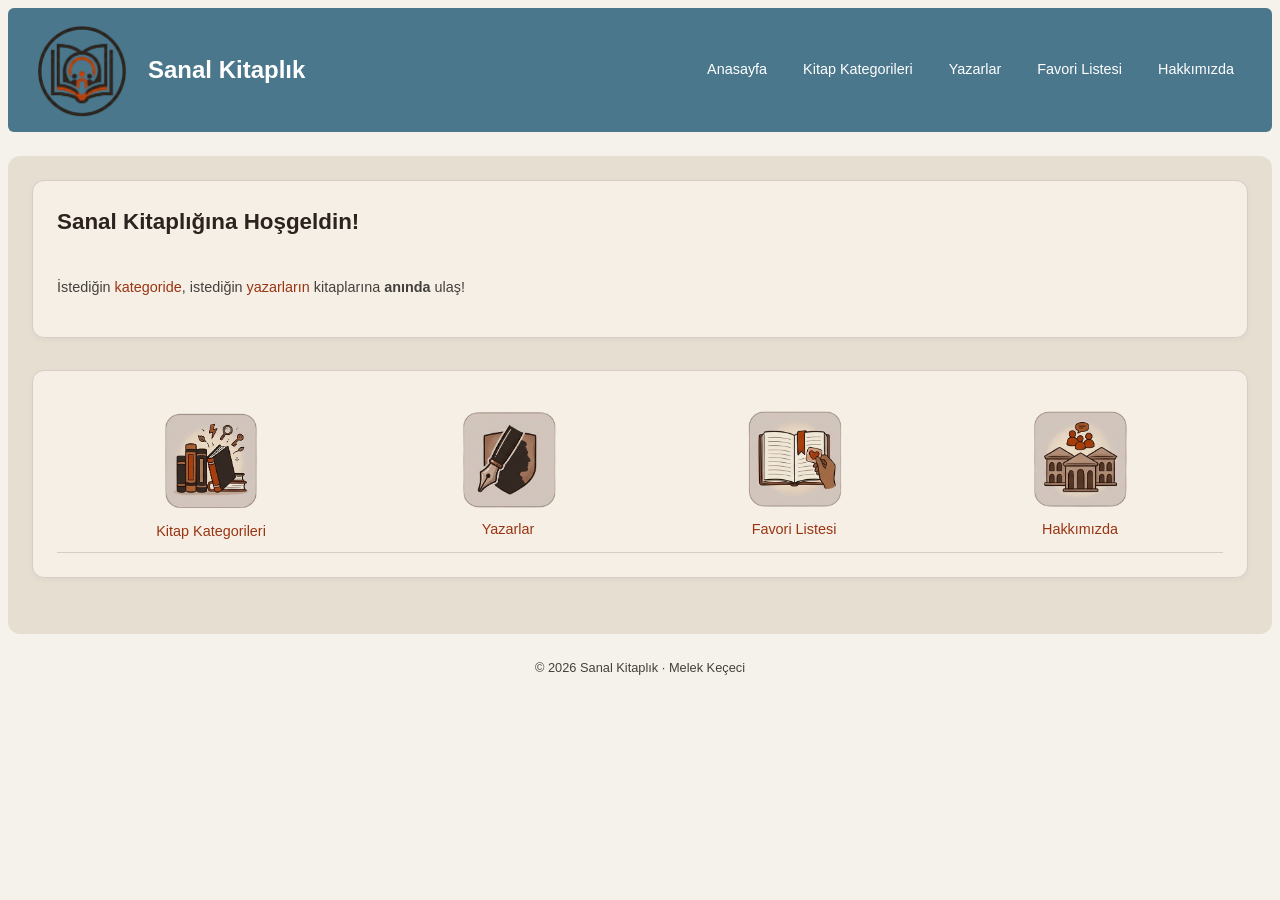
<file: index.html>
<!DOCTYPE html>
<html lang="en">
<head>
    <link rel="stylesheet" href="css/stil.css">
    <title>Sanal Kitaplığın</title>
</head>
<body>
    <header>
        <img src="image/logo.png" alt="Sanal Kitapligin Logo" width="100">
        <h1>Sanal Kitaplık</h1>
        <nav>
            <ul>
                <li><a href="index.html">Anasayfa</a></li>
                <li><a href="kategoriler.html">Kitap Kategorileri</a></li>
                <li><a href="yazarlar.html">Yazarlar</a></li>
                <li><a href="favori.html">Favori Listesi</a></li>
                <li><a href="hakkimizda.html">Hakkımızda</a></li>
            </ul>
        </nav>
    </header>
    <main>
        <section id="tanitim">
            <h2>Sanal Kitaplığına Hoşgeldin!</h2>
            <p>İstediğin <a href="kategoriler.html">kategoride</a>, 
            istediğin<a href="yazarlar.html"> yazarların</a> kitaplarına <strong> anında</strong> ulaş!</p>
        </section>

        <section id="menu">
            <table border="0">
                <tr>
                    <td style="text-align: center;" >
                        <a href="kategoriler.html" id="kitap"><img src="image/1.png" width="100"><br>Kitap Kategorileri</a>
                    </td>
                    <td style="text-align: center;"><a href="yazarlar.html"><img src="image/2.png" width="100"><br>Yazarlar</a></td>
                    <td style="text-align: center;"><a href="favori.html"><img src="image/3.png" width="100"><br>Favori Listesi</a></td>
                    <td style="text-align: center;"><a href="hakkimizda.html"><img src="image/4.png" width="100"><br>Hakkımızda</a></td>
                </tr>
            
            </table>
        </section>
    </main>
    <footer>
        <p>&copy; 2026 Sanal Kitaplık &middot; Melek Keçeci</p>
    </footer>

</body>
</html>
</file>
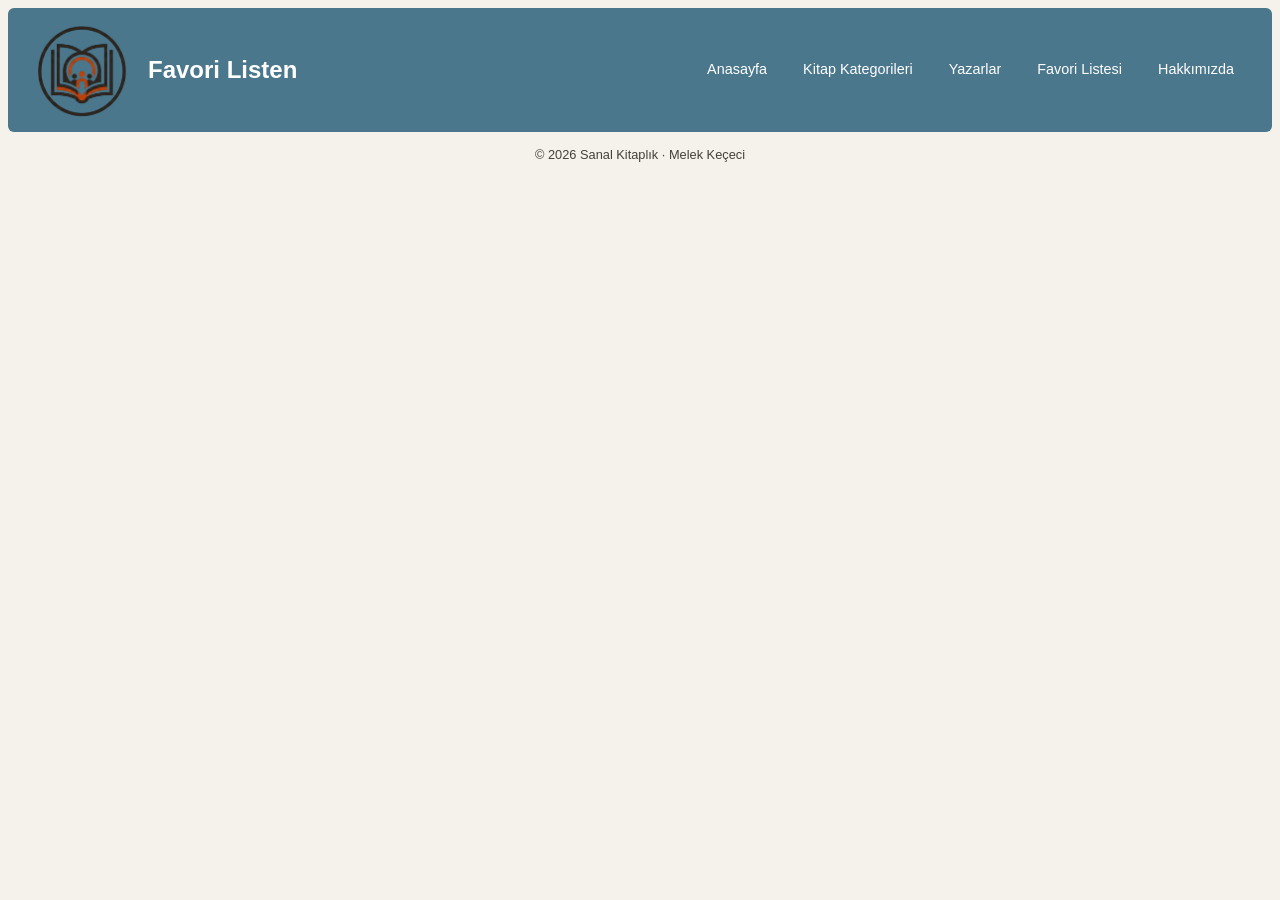
<file: favori.html>
<!DOCTYPE html>
<html lang="en">
<head>
    <link rel="stylesheet" href="css/stil.css">
    <title>Sanal Kitaplığın - Favori Listen</title>
</head>
<body>
    <header>
        <img src="image/logo.png" alt="Sanal Kitapligin Logo" width="100">
        <h1>Favori Listen</h1>
        <nav>
            <ul>
                <li><a href="index.html">Anasayfa</a></li>
                <li><a href="kategoriler.html">Kitap Kategorileri</a></li>
                <li><a href="yazarlar.html">Yazarlar</a></li>
                <li><a href="favori.html">Favori Listesi</a></li>
                <li><a href="hakkimizda.html">Hakkımızda</a></li>
        </ul>
        </nav>  
    </header>
    <footer>
        <p>&copy; 2026 Sanal Kitaplık &middot; Melek Keçeci</p>
    </footer>
    
</body>
</html>
</file>
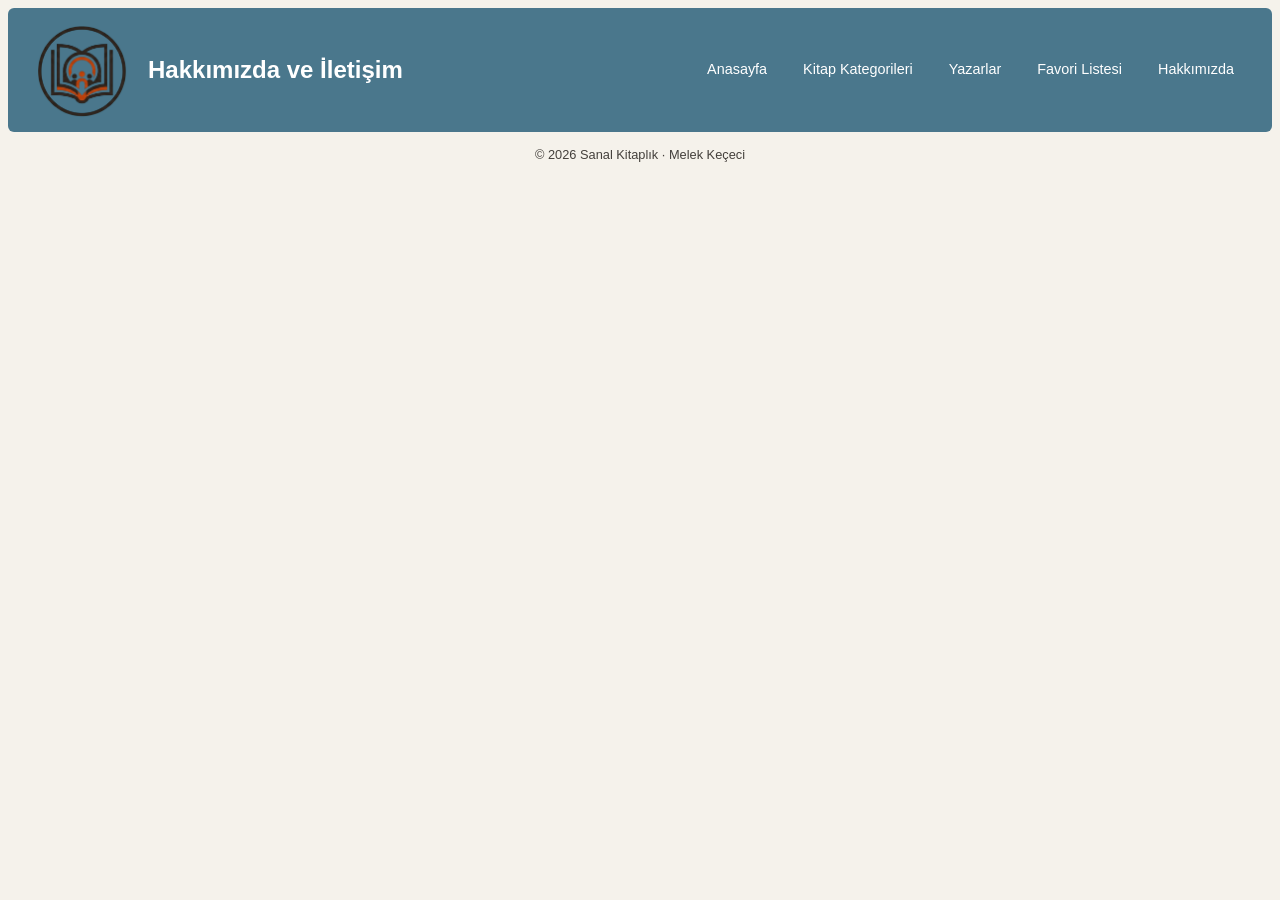
<file: hakkimizda.html>
<!DOCTYPE html>
<html lang="en">
<head>
    <link rel="stylesheet" href="css/stil.css">
    <title>Sanal Kitaplığın - Hakkımızda</title>
</head>
<body>
    <header>
        <img src="image/logo.png" alt="Sanal Kitapligin Logo" width="100">
        <h1>Hakkımızda ve İletişim</h1>
    <nav>
        <ul>
            <li><a href="index.html">Anasayfa</a></li>
            <li><a href="kategoriler.html">Kitap Kategorileri</a></li>
            <li><a href="yazarlar.html">Yazarlar</a></li>
            <li><a href="favori.html">Favori Listesi</a></li>
            <li><a href="hakkimizda.html">Hakkımızda</a></li>
        </ul>
    </nav>
    </header>

    <footer>
        <p>&copy; 2026 Sanal Kitaplık &middot; Melek Keçeci</p>
    </footer>
    
</body>
</html>
</file>
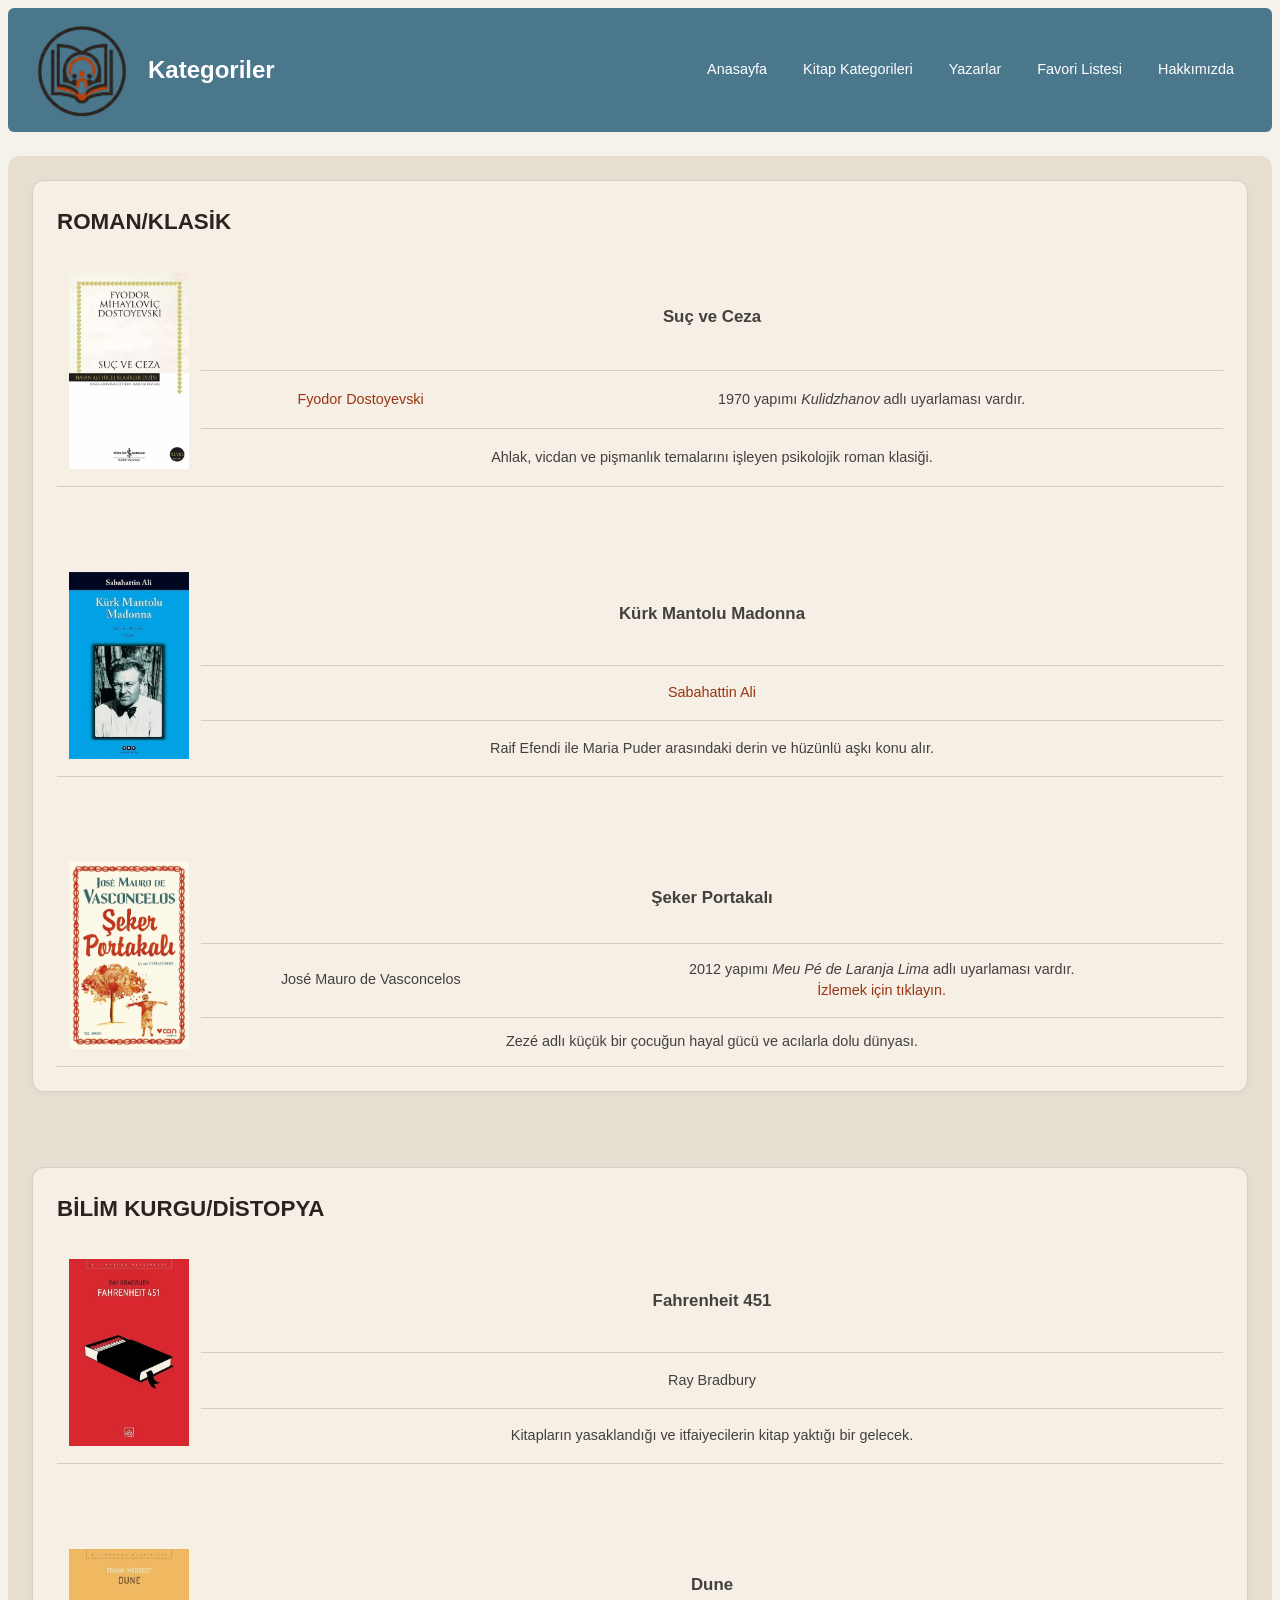
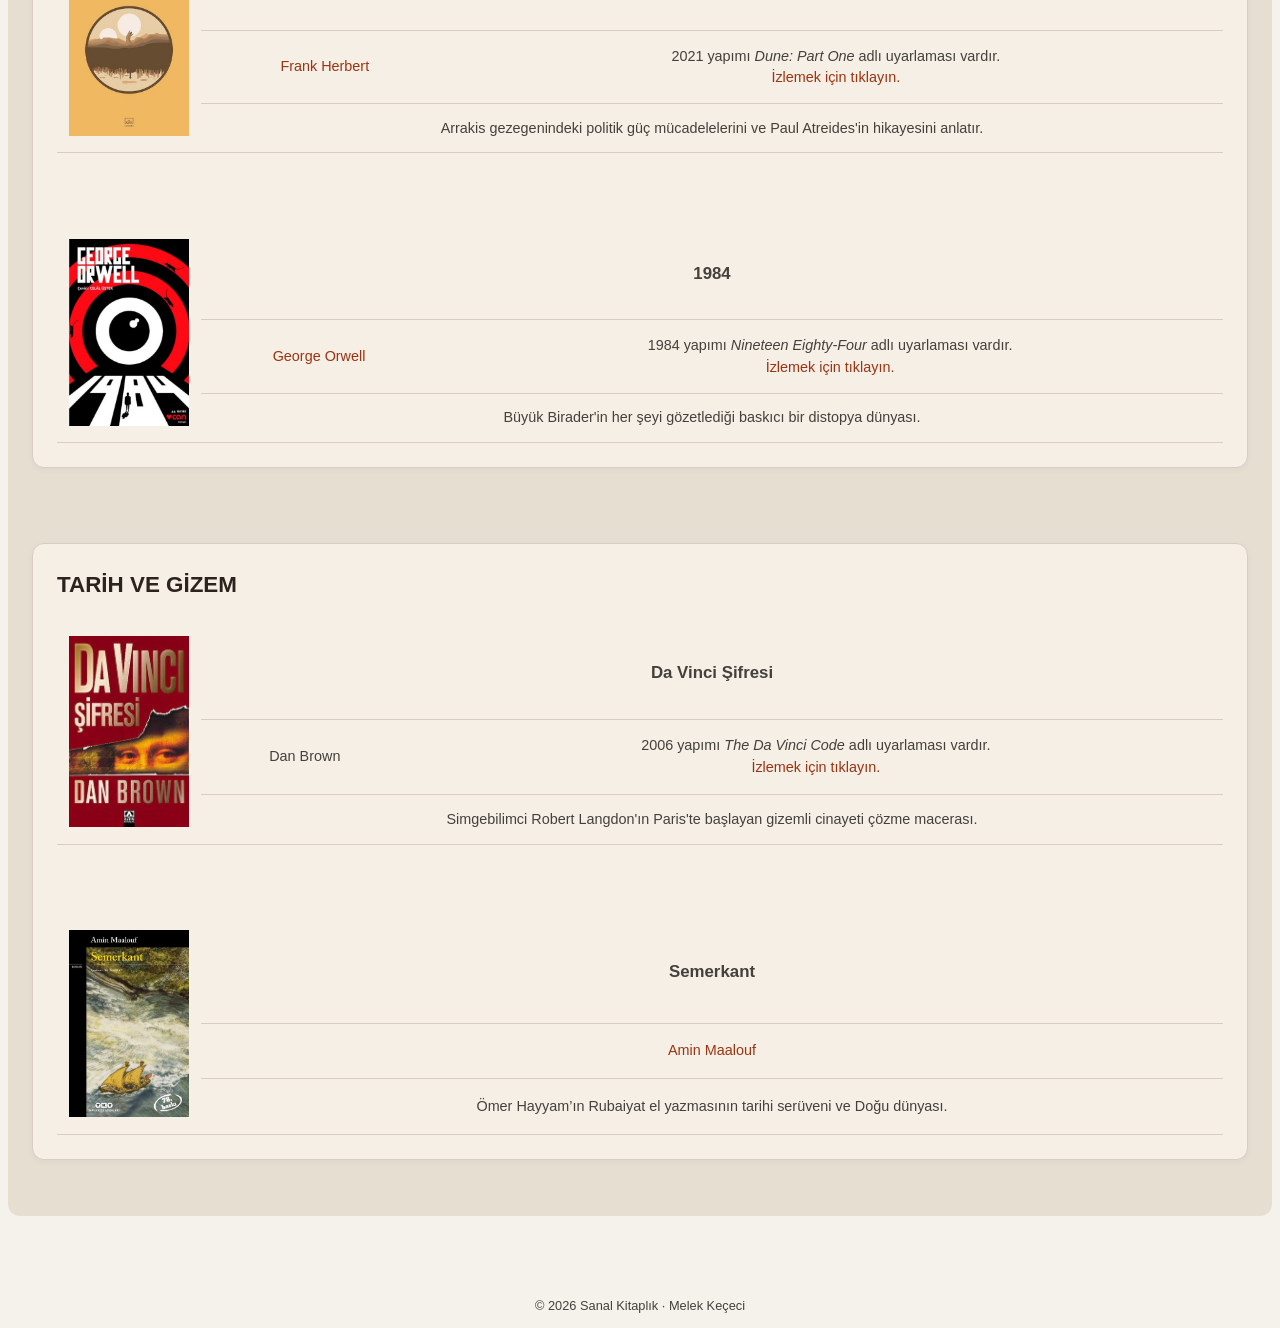
<file: kategoriler.html>
<!DOCTYPE html>
<html lang="en">
<head>
    <link rel="stylesheet" href="css/stil.css">
    <title>Sanal Kitaplığın - Kategoriler</title>
</head>
<body>
    <header> <!--menu-->
        <img src="image/logo.png" alt="Sanal Kitapligin Logo" width="100">
        <h1>Kategoriler</h1>
        <nav>
            <ul>
                <li><a href="index.html">Anasayfa</a></li>
                <li><a href="kategoriler.html">Kitap Kategorileri</a></li>
                <li><a href="yazarlar.html">Yazarlar</a></li>
                <li><a href="favori.html">Favori Listesi</a></li>
                <li><a href="hakkimizda.html">Hakkımızda</a></li>
            </ul>
        </nav>
    </header>

    <main>

        <section id="roman">
            <h2>ROMAN/KLASİK</h2>

            <table>
                <tr>
                    <td rowspan="3" style="width: 140px; text-align: center;"><img src="image/kitap/sucveceza.jpeg" width="120"></td>
                    <td colspan="2" class="tbaslik"><h3>Suç ve Ceza</h3></td>
                </tr>
                <tr>
                    <td style="text-align: center;"><a href="yazarlar.html#dostoyevski">Fyodor Dostoyevski</a></td>
                    <td style="text-align: center;">1970 yapımı <i>Kulidzhanov</i> adlı uyarlaması vardır.</td>
                </tr>
                <tr><td colspan="2">Ahlak, vicdan ve pişmanlık temalarını işleyen psikolojik roman klasiği.</td></tr>
            </table><br><br>

            <table>
                <tr>
                    <td rowspan="3" style="width: 140px; text-align: center;"><img src="image/kitap/kurkmanto.jpeg" width="120"></td>
                    <td colspan="2" class="tbaslik"><h3>Kürk Mantolu Madonna</h3></td>
                </tr>
                <tr>
                    <td colspan="2" style="text-align: center;"><a href="yazarlar.html#sabahattin-ali">Sabahattin Ali</a></td>
                </tr>
                <tr><td colspan="2">Raif Efendi ile Maria Puder arasındaki derin ve hüzünlü aşkı konu alır.</td></tr>
            </table><br><br>

            <table>
                <tr>
                    <td rowspan="3" style="width: 140px; text-align: center;"><img src="image/kitap/sekerpor.jpeg" width="120"></td>
                    <td colspan="2" class="tbaslik"><h3>Şeker Portakalı</h3></td>
                </tr>
                <tr>
                    <td style="text-align: center;">José Mauro de Vasconcelos</td>
                    <td style="text-align: center;">2012 yapımı <i>Meu Pé de Laranja Lima</i> adlı uyarlaması vardır.<br><a href="https://www.youtube.com/watch?v=Eyy4UAH59jM" target="_blank">İzlemek için tıklayın.</a></td>
                </tr>
                <tr><td colspan="2">Zezé adlı küçük bir çocuğun hayal gücü ve acılarla dolu dünyası.</td></tr>
            </table>
        </section>

        <br><br>

        <section id="bilimkurgu">
            <h2>BİLİM KURGU/DİSTOPYA</h2>

            <table>
                <tr>
                    <td rowspan="3" style="width: 140px; text-align: center;"><img src="image/kitap/fahrenheit.jpeg" width="120"></td>
                    <td colspan="2" class="tbaslik"><h3>Fahrenheit 451</h3></td>
                </tr>
                <tr>
                    <td colspan="2" style="text-align: center;">Ray Bradbury</td>
                </tr>
                <tr><td colspan="2">Kitapların yasaklandığı ve itfaiyecilerin kitap yaktığı bir gelecek.</td></tr>
            </table><br><br>

            <table>
                <tr>
                    <td rowspan="3" style="width: 140px; text-align: center;"><img src="image/kitap/dune.jpeg" width="120"></td>
                    <td colspan="2" class="tbaslik"><h3>Dune</h3></td>
                </tr>
                <tr>
                    <td style="text-align: center;"><a href="yazarlar.html#frank-herbert">Frank Herbert</a></td>
                    <td style="text-align: center;">2021 yapımı <i>Dune: Part One</i> adlı uyarlaması vardır.<br><a href="https://www.youtube.com/watch?v=SI_6CR-xcVI" target="_blank">İzlemek için tıklayın.</a></td>
                </tr>
                <tr><td colspan="2">Arrakis gezegenindeki politik güç mücadelelerini ve Paul Atreides'in hikayesini anlatır.</td></tr>
            </table><br><br>

            <table>
                <tr>
                    <td rowspan="3" style="width: 140px; text-align: center;"><img src="image/kitap/1984.jpeg" width="120"></td>
                    <td colspan="2" class="tbaslik"><h3>1984</h3></td>
                </tr>
                <tr>
                    <td style="text-align: center;"><a href="yazarlar.html#orwell">George Orwell</a></td>
                    <td style="text-align: center;">1984 yapımı <i>Nineteen Eighty-Four</i> adlı uyarlaması vardır.<br><a href="https://www.youtube.com/watch?v=eOpelcVI338" target="_blank">İzlemek için tıklayın.</a></td>
                </tr>
                <tr><td colspan="2">Büyük Birader'in her şeyi gözetlediği baskıcı bir distopya dünyası.</td></tr>
            </table>
        </section>

        <br><br>

        <section id="tarih">
            <h2>TARİH VE GİZEM</h2>

            <table>
                <tr>
                    <td rowspan="3" style="width: 140px; text-align: center;"><img src="image/kitap/Da Vinci Şifresi.jpeg" width="120"></td>
                    <td colspan="2" class="tbaslik"><h3>Da Vinci Şifresi</h3></td>
                </tr>
                <tr>
                    <td style="text-align: center;">Dan Brown</td>
                    <td style="text-align: center;">2006 yapımı <i>The Da Vinci Code</i> adlı uyarlaması vardır.<br><a href="https://www.youtube.com/watch?v=MX_S1JqZI8g" target="_blank">İzlemek için tıklayın.</a></td>
                </tr>
                <tr><td colspan="2" style="text-align: center;">Simgebilimci Robert Langdon'ın Paris'te başlayan gizemli cinayeti çözme macerası.</td></tr>
            </table><br><br>

            <table>
                <tr>
                    <td rowspan="3" style="width: 140px; text-align: center;"><img src="image/kitap/semerkant.jpeg" width="120"></td>
                    <td colspan="2" class="tbaslik"><h3>Semerkant</h3></td>
                </tr>
                <tr>
                    <td colspan="2" style="text-align: center;"><a href="yazarlar.html#amin-maalouf">Amin Maalouf</a></td>
                </tr>
                <tr><td colspan="2">Ömer Hayyam’ın Rubaiyat el yazmasının tarihi serüveni ve Doğu dünyası.</td></tr>
            </table>
        </section>

    </main>

    <br><br>

    <footer>
        <p>&copy; 2026 Sanal Kitaplık &middot; Melek Keçeci</p>
    </footer>
    
</body>
</html>
</file>
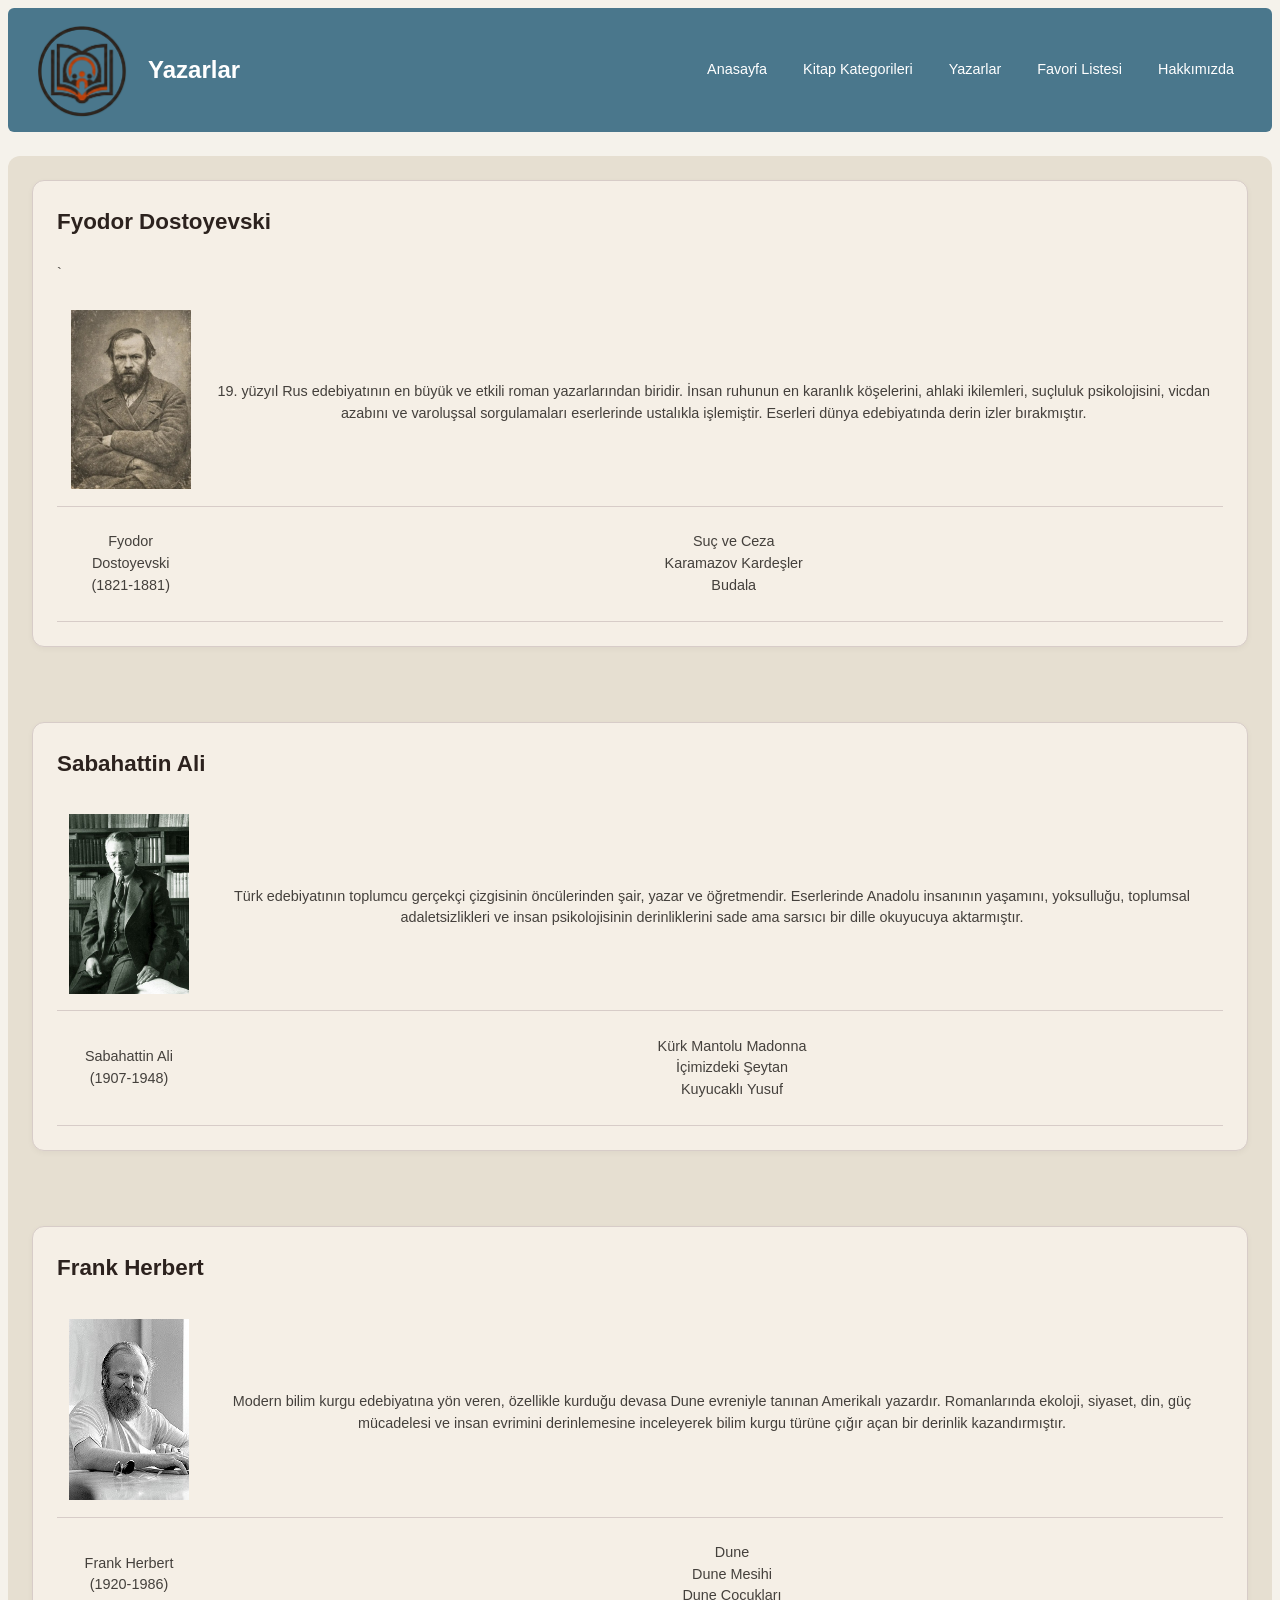
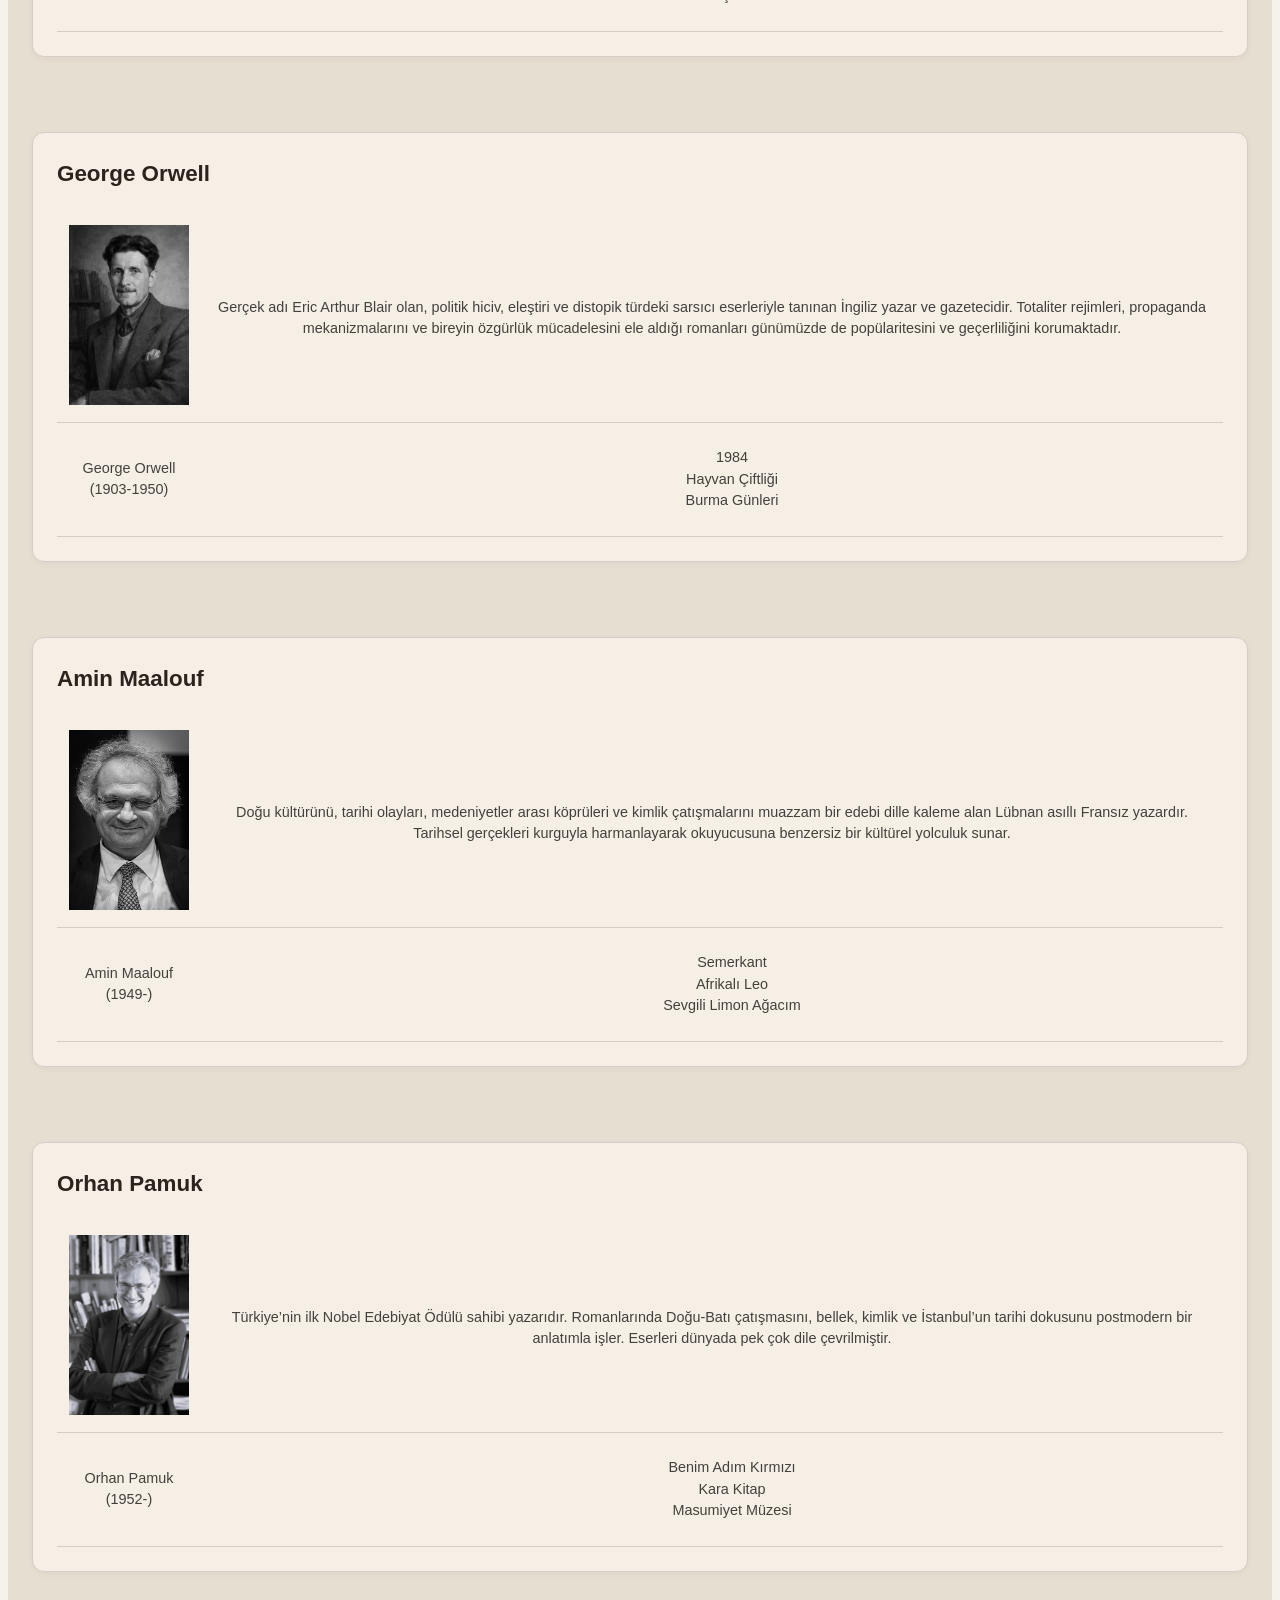
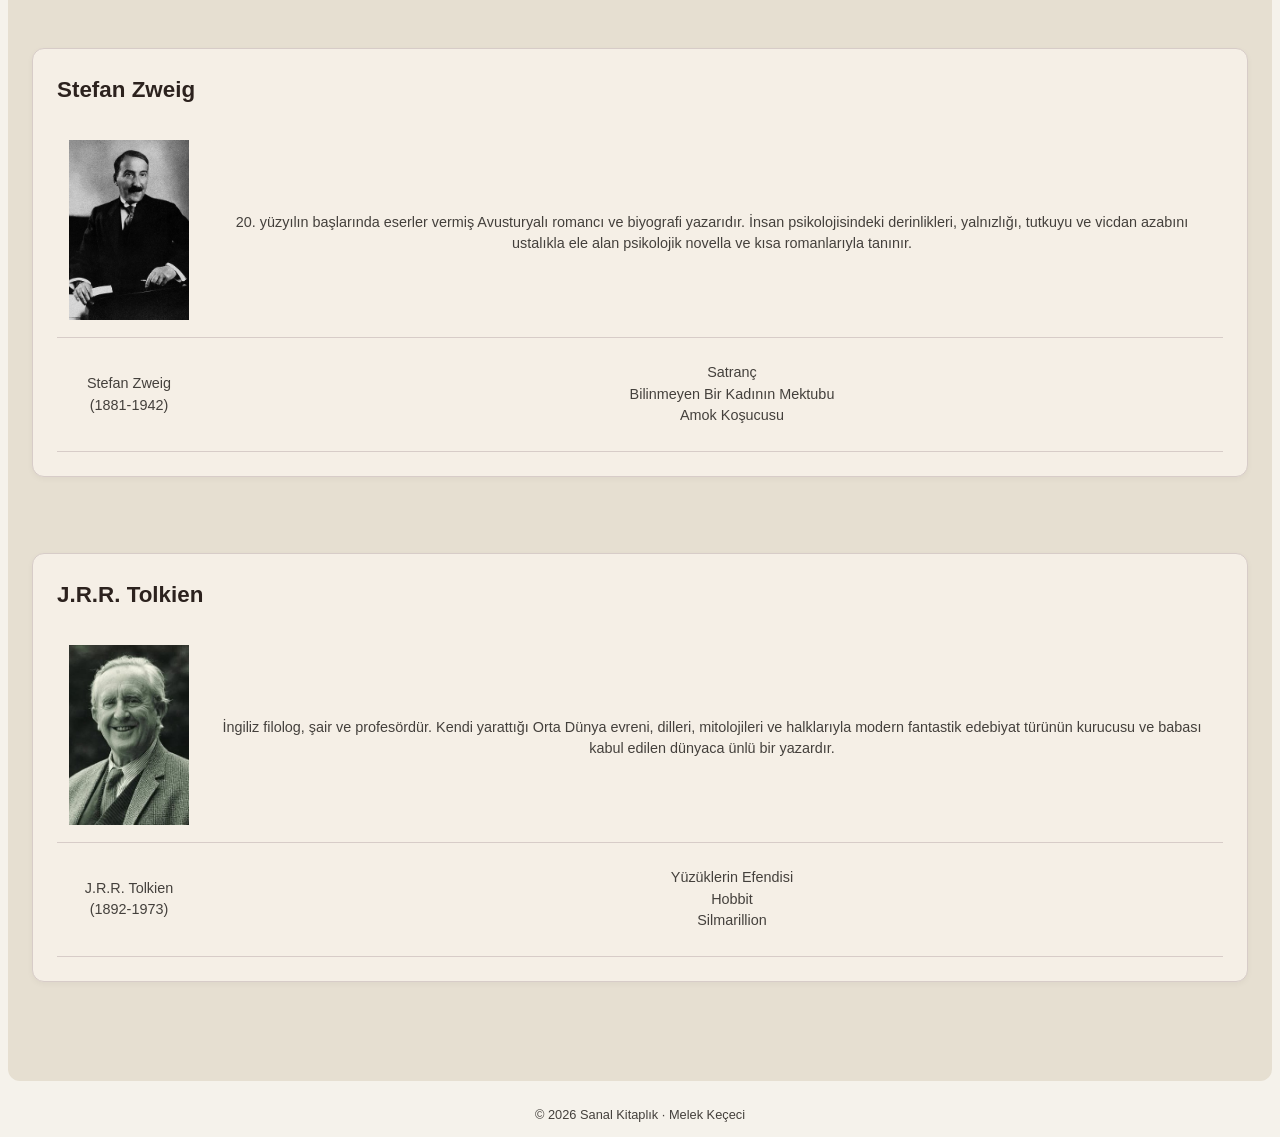
<file: yazarlar.html>
<!DOCTYPE html>
<html lang="en">
<head>
    <link rel="stylesheet" href="css/stil.css">
    <title>Sanal Kitaplığın - Yazarlar</title>
</head>
<body>
    <header>
        <img src="image/logo.png" alt="Sanal Kitapligin Logo" width="100">
        <h1>Yazarlar</h1>
        <nav>
            <ul>
                <li><a href="index.html">Anasayfa</a></li>
                <li><a href="kategoriler.html">Kitap Kategorileri</a></li>
                <li><a href="yazarlar.html">Yazarlar</a></li>
                <li><a href="favori.html">Favori Listesi</a></li>
                <li><a href="hakkimizda.html">Hakkımızda</a></li>
            </ul>
        </nav>
    </header>

    <main>
        <section id="dostoyevski">

            <h2 class="tbaslik">Fyodor Dostoyevski</h2>
            <table>
                <tr>`
                    
                    <td><img src="image/yazar/dostoyevski.jpeg" title="Fyodor Dostoyevski" width="120"></td>
                    <td>19. yüzyıl Rus edebiyatının en büyük ve etkili roman yazarlarından biridir. İnsan ruhunun en karanlık köşelerini, ahlaki ikilemleri, suçluluk psikolojisini, vicdan azabını ve varoluşsal sorgulamaları eserlerinde ustalıkla işlemiştir. Eserleri dünya edebiyatında derin izler bırakmıştır.</td>
                </tr>
                <tr>
                    <td style="text-align: center;">Fyodor Dostoyevski<br>(1821-1881)</td>
                    <td colspan="2"><ul>
                        <li>Suç ve Ceza</li>
                        <li>Karamazov Kardeşler</li>
                        <li>Budala</li>
                    </ul></td>
                </tr>
            </table>
        </section><br><br>

        <section id="sabahattin-ali">

            <h2 class="tbaslik">Sabahattin Ali</h2>
            <table>
                <tr>
                    <td><img src="image/yazar/sabahattinali.jpeg" title="Sabahattin Ali" width="120"></td>
                    <td>Türk edebiyatının toplumcu gerçekçi çizgisinin öncülerinden şair, yazar ve öğretmendir. Eserlerinde Anadolu insanının yaşamını, yoksulluğu, toplumsal adaletsizlikleri ve insan psikolojisinin derinliklerini sade ama sarsıcı bir dille okuyucuya aktarmıştır.</td>
                </tr>
                <tr>
                    <td style="text-align: center;">Sabahattin Ali<br>(1907-1948)</td>
                    <td colspan="2"><ul>
                        <li>Kürk Mantolu Madonna</li>
                        <li>İçimizdeki Şeytan</li>
                        <li>Kuyucaklı Yusuf</li>
                    </ul></td>
                </tr>
            </table>
        </section><br><br>

        <section id="frank-herbert">

            <h2 class="tbaslik">Frank Herbert</h2>
            <table>
                <tr>
                    <td><img src="image/yazar/Frank Herbert.jpeg" title="Frank Herbert" width="120"></td>
                    <td>Modern bilim kurgu edebiyatına yön veren, özellikle kurduğu devasa Dune evreniyle tanınan Amerikalı yazardır. Romanlarında ekoloji, siyaset, din, güç mücadelesi ve insan evrimini derinlemesine inceleyerek bilim kurgu türüne çığır açan bir derinlik kazandırmıştır.</td>
                </tr>
                <tr>
                    <td style="text-align: center;">Frank Herbert<br>(1920-1986)</td>
                    <td colspan="2"><ul>
                        <li>Dune</li>
                        <li>Dune Mesihi</li>
                        <li>Dune Çocukları</li>
                    </ul></td>
                </tr>
            </table>
        </section><br><br>

        <section id="orwell">

            <h2 class="tbaslik">George Orwell</h2>
            <table>
                <tr>
                    <td><img src="image/yazar/orwell.jpeg" title="George Orwell" width="120"></td>
                    <td>Gerçek adı Eric Arthur Blair olan, politik hiciv, eleştiri ve distopik türdeki sarsıcı eserleriyle tanınan İngiliz yazar ve gazetecidir. Totaliter rejimleri, propaganda mekanizmalarını ve bireyin özgürlük mücadelesini ele aldığı romanları günümüzde de popülaritesini ve geçerliliğini korumaktadır.</td>
                </tr>
                <tr>
                    <td style="text-align: center;">George Orwell<br>(1903-1950)</td>
                    <td colspan="2"><ul>
                        <li>1984</li>
                        <li>Hayvan Çiftliği</li>
                        <li>Burma Günleri</li>
                    </ul></td>
                </tr>
            </table>
        </section><br><br>

        <section id="amin-maalouf">

            <h2 class="tbaslik">Amin Maalouf</h2>
            <table>
                <tr>
                    <td><img src="image/yazar/maalouf.jpeg" title="Amin Maalouf" width="120"></td>
                    <td>Doğu kültürünü, tarihi olayları, medeniyetler arası köprüleri ve kimlik çatışmalarını muazzam bir edebi dille kaleme alan Lübnan asıllı Fransız yazardır. Tarihsel gerçekleri kurguyla harmanlayarak okuyucusuna benzersiz bir kültürel yolculuk sunar.</td>
                </tr>
                <tr>
                    <td style="text-align: center;">Amin Maalouf<br>(1949-)</td>
                    <td colspan="2"><ul>
                        <li>Semerkant</li>
                        <li>Afrikalı Leo</li>
                        <li>Sevgili Limon Ağacım</li>
                    </ul></td>
                </tr>
            </table>
        </section><br><br>

        <section id="orhan-pamuk">
            <h2 class="tbaslik">Orhan Pamuk</h2>
            <table>
                <tr>
                    <td><img src="image/yazar/orhanpamuk.jpeg" title="Orhan Pamuk" width="120"></td>
                    <td>Türkiye’nin ilk Nobel Edebiyat Ödülü sahibi yazarıdır. Romanlarında Doğu-Batı çatışmasını, bellek, kimlik ve İstanbul’un tarihi dokusunu postmodern bir anlatımla işler. Eserleri dünyada pek çok dile çevrilmiştir.</td>
                </tr>
                <tr>
                    <td style="text-align: center;">Orhan Pamuk<br>(1952-)</td>
                    <td colspan="2"><ul>
                        <li>Benim Adım Kırmızı</li>
                        <li>Kara Kitap</li>
                        <li>Masumiyet Müzesi</li>
                    </ul></td>
                </tr>
            </table>
        </section><br><br>

        <section id="stefan-zweig">
            <h2 class="tbaslik">Stefan Zweig</h2>
            <table>
                <tr>
                    <td><img src="image/yazar/stefanzweig.jpeg" title="Stefan Zweig" width="120"></td>
                    <td>20. yüzyılın başlarında eserler vermiş Avusturyalı romancı ve biyografi yazarıdır. İnsan psikolojisindeki derinlikleri, yalnızlığı, tutkuyu ve vicdan azabını ustalıkla ele alan psikolojik novella ve kısa romanlarıyla tanınır.</td>
                </tr>
                <tr>
                    <td style="text-align: center;">Stefan Zweig<br>(1881-1942)</td>
                    <td colspan="2"><ul>
                        <li>Satranç</li>
                        <li>Bilinmeyen Bir Kadının Mektubu</li>
                        <li>Amok Koşucusu</li>
                    </ul></td>
                </tr>
            </table>
        </section><br><br>

        <section id="tolkien">
            <h2 class="tbaslik">J.R.R. Tolkien</h2>
            <table>
                <tr>
                    <td><img src="image/yazar/jrrtolkien.jpeg" title="J.R.R. Tolkien" width="120"></td>
                    <td>İngiliz filolog, şair ve profesördür. Kendi yarattığı Orta Dünya evreni, dilleri, mitolojileri ve halklarıyla modern fantastik edebiyat türünün kurucusu ve babası kabul edilen dünyaca ünlü bir yazardır.</td>
                </tr>
                <tr>
                    <td style="text-align: center;">J.R.R. Tolkien<br>(1892-1973)</td>
                    <td colspan="2"><ul>
                        <li>Yüzüklerin Efendisi</li>
                        <li>Hobbit</li>
                        <li>Silmarillion</li>
                    </ul></td>
                </tr>
            </table>
        </section><br><br>
    </main>

    <footer>
        <p>&copy; 2026 Sanal Kitaplık &middot; Melek Keçeci</p>
    </footer>
    
</body>
</html>
</file>
<file: css/stil.css>
*{
    box-sizing: border-box;
}

:root {
    --ana-renk: #2c221e;     
    --vurgu-renk: #b45309;   
    --baglanti-renk: #9a3412;
    --zemin: #f5f2eb;        
    --metin: #44403c;        
    --kenar: #d7ccc8;        
}

body{
    font-family: "Segoe UI", Arial, sans-serif;
    font-size: 0.9rem;
    line-height: 1.5;
    color: var(--metin);
    background-color: var(--zemin);
}

h1,h2{
    color: var(--ana-renk);
    font-size: 1.6rem;
}

a{
    color: var(--baglanti-renk);
    text-decoration: none;
}

a:hover{
    color: var(--vurgu-renk);
}

footer {
  text-align: center;
  font-size: 0.8rem;
}

main {
    max-width: 1300px;
    margin: 24px auto;
    padding: 24px;
    border-radius: 8px; 
    background-color: #e6dfd1;
    border-radius: 12px;
}

table {
    width: 100%;
    border-collapse: collapse;
}

caption {
    text-align: center;
    font-weight: bold;
    margin-bottom: 8px;
}

th, td {
    padding: 10px 12px;
    text-align: center;
    border-bottom: 1px solid var(--kenar);
}

th {
    background-color: var(--ana-renk);
    color: white;
}

.tbaslik{
    background-color: #f5efe6;
}


/* Menü Tasarımı */

header {
    display: flex; /*flexbox duzeni*/
    align-items: center;
    justify-content: space-between;
    gap: 16px; /* kutuların birbirine yapismasini engeller*/
    padding: 12px 24px;
    background-color: #4a778c; /*sitenin paletine uygun, şık ve uyumlu bir mavi tonu */
    border-radius: 6px;
}

header h1{
    margin: 0;
    font-size: 1.5rem;
    color: white;
}

nav{
    margin-left: auto; 
}

nav ul{
    display: flex; /*liste elemanlarini yan yana dizer*/
    gap: 8px;
    margin: 0;
    padding: 0;
    list-style: none;
}

nav a{
    display: block;
    padding: 8px 14px;
    border-radius: 6px;
    color: white;
    text-decoration: none;
}

nav a:hover{
    background-color: #2c5263; 
    color: white;
}

/* Sectionlari flexbox kutularına donusturme */
section {
    display: flex;
    flex-direction: column; /* icindeki tabloları alt alta duzenli bir sekilde dizer */
    gap: 16px; 
    background-color: #f5efe6; /* kutunun arkaplani */
    border: 1px solid var(--kenar);
    border-radius: 12px;
    padding: 24px;
    margin-bottom: 32px;
    box-shadow: 0 2px 6px rgba(0, 0, 0, 0.04);
}

section h2 {
    margin-top: 0;
    margin-bottom: 8px;
    font-size: 1.4rem;
}

li{
    list-style: none; /* madde işaretlerini kaldirir */
    padding: 0;
    margin: 0;
}
</file>
